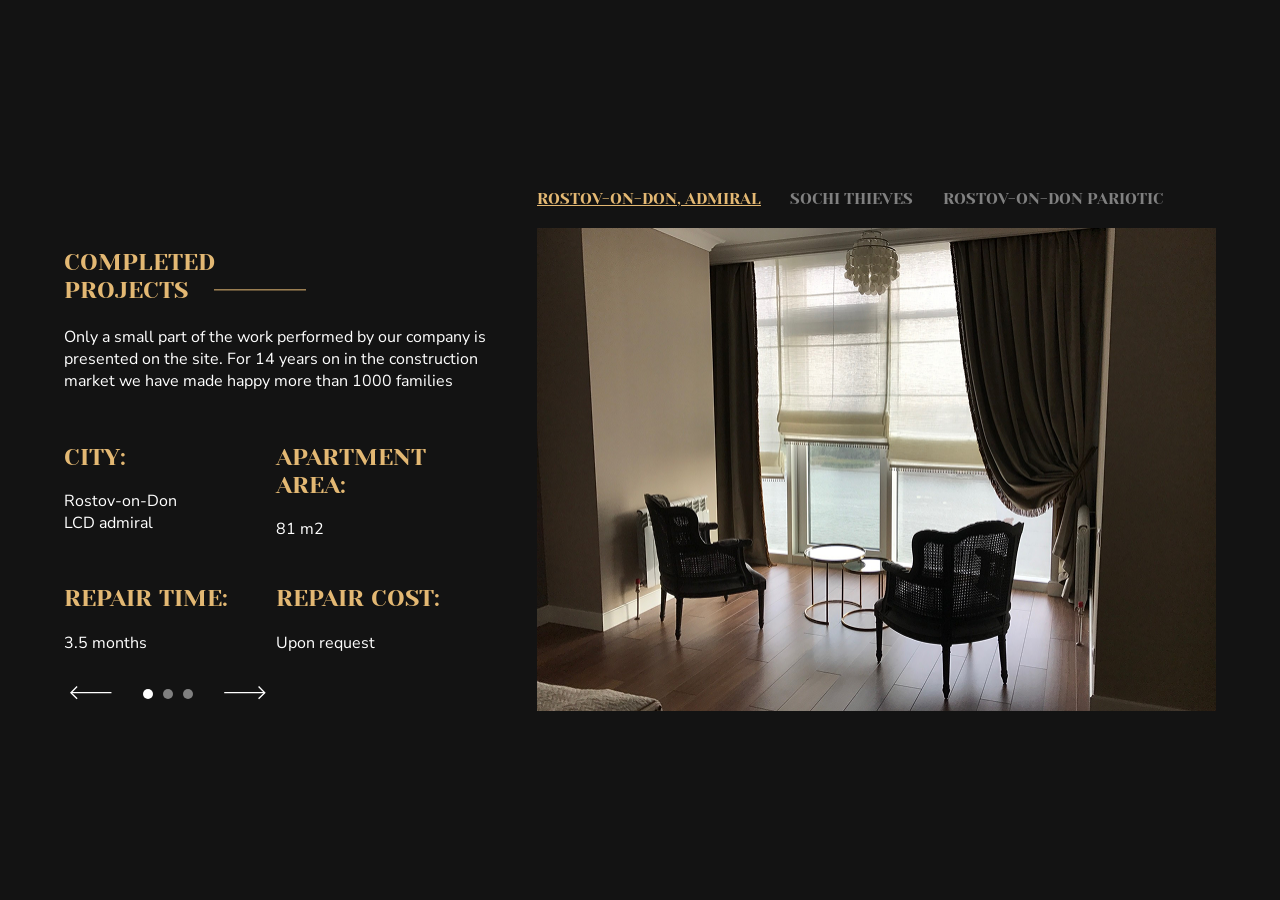
<file: index.html>
<!DOCTYPE html>
<html lang="en">
<head>
    <meta charset="UTF-8">
    <meta name="viewport" content="width=device-width, initial-scale=1.0">
    <meta http-equiv="X-UA-Compatible" content="ie=edge">

    <link rel="stylesheet" href="/css/styles.css">
    
    <link rel="preconnect" href="https://fonts.googleapis.com">
    <link rel="preconnect" href="https://fonts.gstatic.com" crossorigin>
    <link href="https://fonts.googleapis.com/css2?family=Montserrat&family=Nunito+Sans:ital,opsz,wght@0,6..12,200..1000;1,6..12,200..1000&family=Playwrite+IN:wght@100..400&family=Roboto:ital,wght@0,100..900;1,100..900&display=swap" 
    rel="stylesheet">

    <link rel="preconnect" href="https://fonts.googleapis.com">
    <link rel="preconnect" href="https://fonts.gstatic.com" crossorigin>
    <link href="https://fonts.googleapis.com/css2?family=Montserrat&family=Nunito+Sans:ital,opsz,wght@0,6..12,200..1000;1,6..12,200..1000&family=Playwrite+IN:wght@100..400&family=Roboto:ital,wght@0,100..900;1,100..900&family=Yeseva+One&display=swap" 
      rel="stylesheet">
    
      <title>Completed projects</title>
</head>  
<body>
    <div class="slider-container">
        <div class="text">
            <h2>COMPLETED<br>PROJECTS<img class="img1" src="image/svg/line.svg"></h2>
            <p>Only a small part of the work performed by our company is presented on the site. For 14 years on in the construction
                market we have made happy more than 1000 families</p>
        </div>
        <div class="mini-headers active">
            <div class="mini-header">
                <h2>CITY:</h2>
                <p>Rostov-on-Don<br>LCD admiral</p>
            </div>
            <div class="mini-header">
                <h2>APARTMENT AREA:</h2>
                <p>81 m2</p>
            </div>
            <div class="mini-header">
                <h2>REPAIR TIME:</h2>
                <p>3.5 months</p>
            </div>
            <div class="mini-header">
                <h2>REPAIR COST:</h2>
                <p>Upon request</p>
            </div>
        </div>
        <div class="mini-headers">
            <div class="mini-header">
                <h2>CITY:</h2>
                <p>Sochi<br>Thieves</p>
            </div>
            <div class="mini-header">
                <h2>APARTMENT AREA:</h2>
                <p>105 m2</p>
            </div>
            <div class="mini-header">
                <h2>REPAIR TIME:</h2>
                <p>4 months</p>
            </div>
            <div class="mini-header">
                <h2>REPAIR COST:</h2>
                <p>Upon request</p>
            </div>
        </div>
        <div class="mini-headers">
            <div class="mini-header">
                <h2>CITY:</h2>
                <p>Rostov-on-Don<br>Pariotic</p>
            </div>
            <div class="mini-header">
                <h2>APARTMENT AREA:</h2>
                <p>93 m2</p>
            </div>
            <div class="mini-header">
                <h2>REPAIR TIME:</h2>
                <p>3 months</p>
            </div>
            <div class="mini-header">
                <h2>REPAIR COST:</h2>
                <p>Upon request</p>
            </div>
        </div>
        <div class="controls">
            <button class="prev">
                <img src="image/svg/left.svg" alt="Back" width="42" height="14">
            </button>
            <div class="dots">
                <span class="dot active" data-slide="0"></span>
                <span class="dot" data-slide="1"></span>
                <span class="dot" data-slide="2"></span>
            </div>
            <button class="next">
                <img src="image/svg/right.svg" alt="Next" width="42" height="14">
            </button>
        </div>
        <div class="nav-links">
            <a href="#" class="nav-link active" data-slide="0">ROSTOV-ON-DON, ADMIRAL</a>
            <a href="#" class="nav-link" data-slide="1">SOCHI THIEVES</a>
            <a href="#" class="nav-link" data-slide="2">ROSTOV-ON-DON PARIOTIC</a>
        </div>
        <div class="slider">
            <div class="slide active">
                <img class="img" src="image/png/page1.png" alt="page1">
            </div>
            <div class="slide">
                <img class="img" src="image/png/page2.png" alt="page2">
            </div>
            <div class="slide">
                <img class="img" src="image/png/page3.png" alt="page3">
            </div>
        </div>
    </div>
    <script src="/index.js"></script>
</body>
</html>
</file>
<file: css/styles.css>
body {
    background-color: rgba(19, 19, 19, 1);
    color: white;
    font-family: Arial, sans-serif;
    display: flex;
    justify-content: center;
    align-items: center;
    height: 100vh;
    margin: 0;
}

.img1 {
    display: flex;
    position: relative;
    top: -15px;
    left: 150px;
}
.slider-container {
    width: 90%;
    display: grid;
    grid-template-columns: 1fr 1fr;
    column-gap: 50px;
}

.text {
    grid-row: 2;
}

.mini-headers {
    display: none;
}


.mini-headers.active {
    grid-row: 3 / 4;
    display: grid;
    grid-template-columns: repeat(2, 1fr);
}

.controls {
    grid-row: 4 / 5;
    display: flex;
    align-items: center;
}

.next, .prev {
    background-color: rgba(19, 19, 19, 1);
    border: none;
    cursor: pointer;
}

.dots {
    display: flex;
    margin: 0 20px;
}

.dot {
    height: 10px;
    width: 10px;
    margin: 0 5px;
    background-color: gray;
    border-radius: 50%;
    display: inline-block;
    cursor: pointer;
}

.dot.active {
    background-color: rgb(255, 255, 255);
}

.nav-links {
    grid-column: 2 / 3;
    margin-bottom: 20px;
}

.nav-link {
    color: gray;
    text-decoration: none;
    margin-right: 25px;
    margin-bottom: 20px;
    text-wrap: nowrap;
}

.nav-link.active {
    color: rgba(227, 184, 115, 1);
    text-decoration: underline;
}

.slider {
    grid-row: 2 / 5;
}

.slide {
    display: none;
    text-align: start;
}

.slide.active {
    display: grid;
    grid-column: 2 / 3;
    grid-row: 2 / 5;
    overflow: hidden;
}

.slide img {
    width: 679px;
    height: 483px;
}

h2 {
    color: rgba(227, 184, 115, 1);
    font-family: "Yeseva One", sans;
    font-weight: 500;
}

.nav-link {
    font-family: "Yeseva One", sans;
    font-weight: 500; 
}
p {
    font-family: "Nunito Sans", sans-serif;
}
</file>
